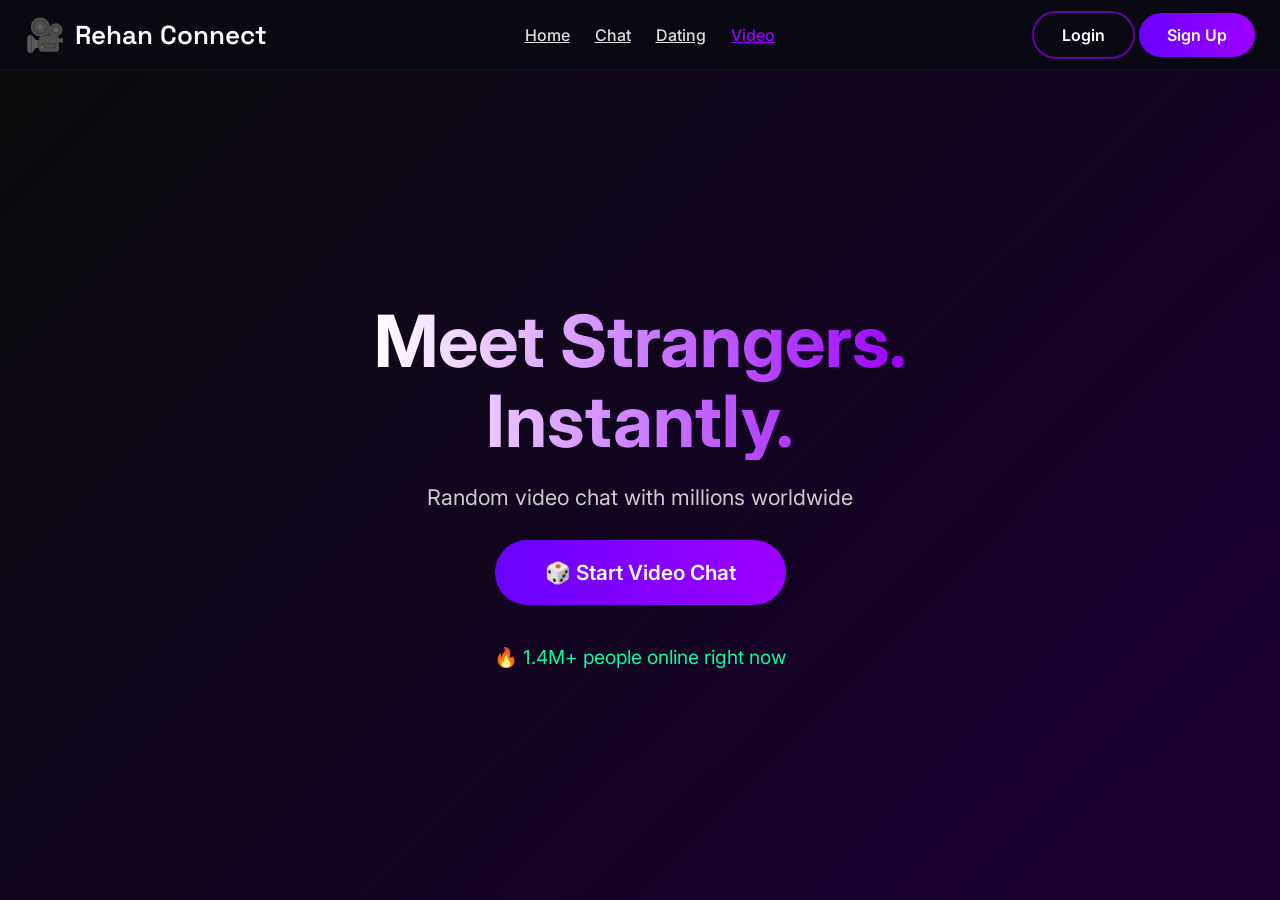
<file: index.html>
<!DOCTYPE html>
<html lang="en">
<head>
    <meta charset="UTF-8">
    <meta name="viewport" content="width=device-width, initial-scale=1.0">
    <title>Rehan Connect</title>
    <link rel="stylesheet" href="style.css">
</head>
<body>
    <header class="header">
        <div class="logo"><span style="font-size:32px">🎥</span> Rehan Connect</div>
        <nav style="display:flex;gap:25px;font-weight:500;">
            <a href="index.html" style="color:#ddd">Home</a>
            <a href="chat.html" style="color:#ddd">Chat</a>
            <a href="dating.html" style="color:#ddd">Dating</a>
            <a href="video.html" style="color:var(--primary-light)">Video</a>
        </nav>
        <div>
            <a href="login.html" class="btn secondary">Login</a>
            <a href="signup.html" class="btn primary">Sign Up</a>
        </div>
    </header>

    <section style="height:100vh;display:flex;align-items:center;justify-content:center;text-align:center;padding-top:70px;">
        <div style="max-width:820px;padding:0 20px;">
            <h1 style="font-size:4.5rem;line-height:1.1;margin-bottom:24px;background:linear-gradient(90deg,#fff,var(--primary-light));-webkit-background-clip:text;-webkit-text-fill-color:transparent;">
                Meet Strangers.<br>Instantly.
            </h1>
            <p style="font-size:1.35rem;color:#ccc;margin-bottom:50px;">
                Random video chat with millions worldwide
            </p>
            <div>
                <a href="video.html" class="btn primary" style="font-size:1.3rem;padding:20px 50px;">🎲 Start Video Chat</a>
            </div>
            <p style="margin-top:60px;color:var(--accent);font-size:1.2rem;">🔥 1.4M+ people online right now</p>
        </div>
    </section>

    <script src="script.js"></script>
</body>
</html>
</file>
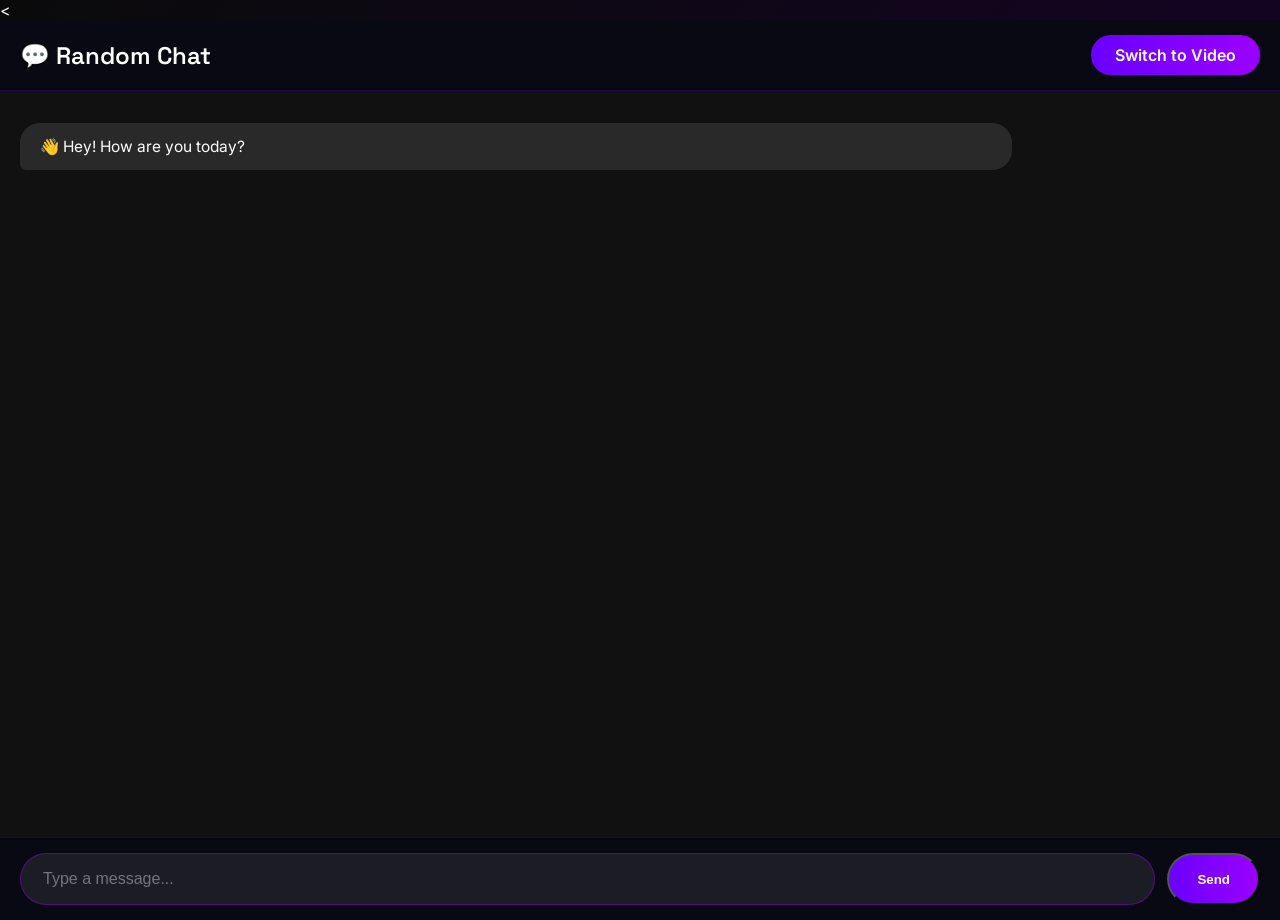
<file: chat.html>
<<!DOCTYPE html>
<html lang="en">
<head>
    <meta charset="UTF-8">
    <meta name="viewport" content="width=device-width, initial-scale=1.0, maximum-scale=1.0, user-scalable=no">
    <title>Chat - Rehan Connect</title>
    <link rel="stylesheet" href="style.css">
    <style>
        .chat-container {
            height: 100vh;
            display: flex;
            flex-direction: column;
            background: #0a0a0a;
        }
        .chat-header {
            padding: 15px 20px;
            background: rgba(10,10,20,0.98);
            display: flex;
            align-items: center;
            justify-content: space-between;
            border-bottom: 1px solid rgba(106,0,255,0.2);
        }
        .chat-area {
            flex: 1;
            padding: 20px;
            overflow-y: auto;
            background: #111;
        }
        .message {
            margin: 12px 0;
            padding: 14px 20px;
            border-radius: 20px;
            max-width: 80%;
            font-size: 15.5px;
        }
        .my-msg {
            background: linear-gradient(90deg, var(--primary), var(--primary-light));
            margin-left: auto;
            border-bottom-right-radius: 6px;
        }
        .other-msg {
            background: rgba(255,255,255,0.1);
            border-bottom-left-radius: 6px;
        }
        .input-area {
            padding: 15px 20px;
            background: rgba(10,10,20,0.98);
            display: flex;
            gap: 12px;
            border-top: 1px solid rgba(106,0,255,0.2);
        }
        .input-area input {
            flex: 1;
            padding: 16px 22px;
            border-radius: 50px;
            background: rgba(255,255,255,0.08);
            border: 1px solid rgba(155,0,255,0.4);
            color: white;
            font-size: 16px;
        }
    </style>
</head>
<body>
    <div class="chat-container">
        <div class="chat-header">
            <div class="logo" style="font-size:24px;">
                💬 Random Chat
            </div>
            <a href="video.html" class="btn primary" style="padding:10px 24px;">Switch to Video</a>
        </div>
        
        <div class="chat-area" id="chatArea">
            <div class="message other-msg">👋 Hey! How are you today?</div>
        </div>
        
        <div class="input-area">
            <input type="text" id="chatInput" placeholder="Type a message..." onkeypress="if(event.key==='Enter') sendMessage()">
            <button onclick="sendMessage()" class="btn primary" style="padding:0 28px;">Send</button>
        </div>
    </div>

    <script src="script.js"></script>
    <script>
        function sendMessage() {
            const input = document.getElementById('chatInput');
            const area = document.getElementById('chatArea');
            if (!input.value.trim()) return;
            
            const msg = document.createElement('div');
            msg.className = 'message my-msg';
            msg.textContent = input.value;
            area.appendChild(msg);
            area.scrollTop = area.scrollHeight;
            
            input.value = '';
            
            // Auto reply simulation
            setTimeout(() => {
                const reply = document.createElement('div');
                reply.className = 'message other-msg';
                reply.textContent = "That's awesome! 😊 Where are you from?";
                area.appendChild(reply);
                area.scrollTop = area.scrollHeight;
            }, 900);
        }
    </script>
</body>
</html>
</file>
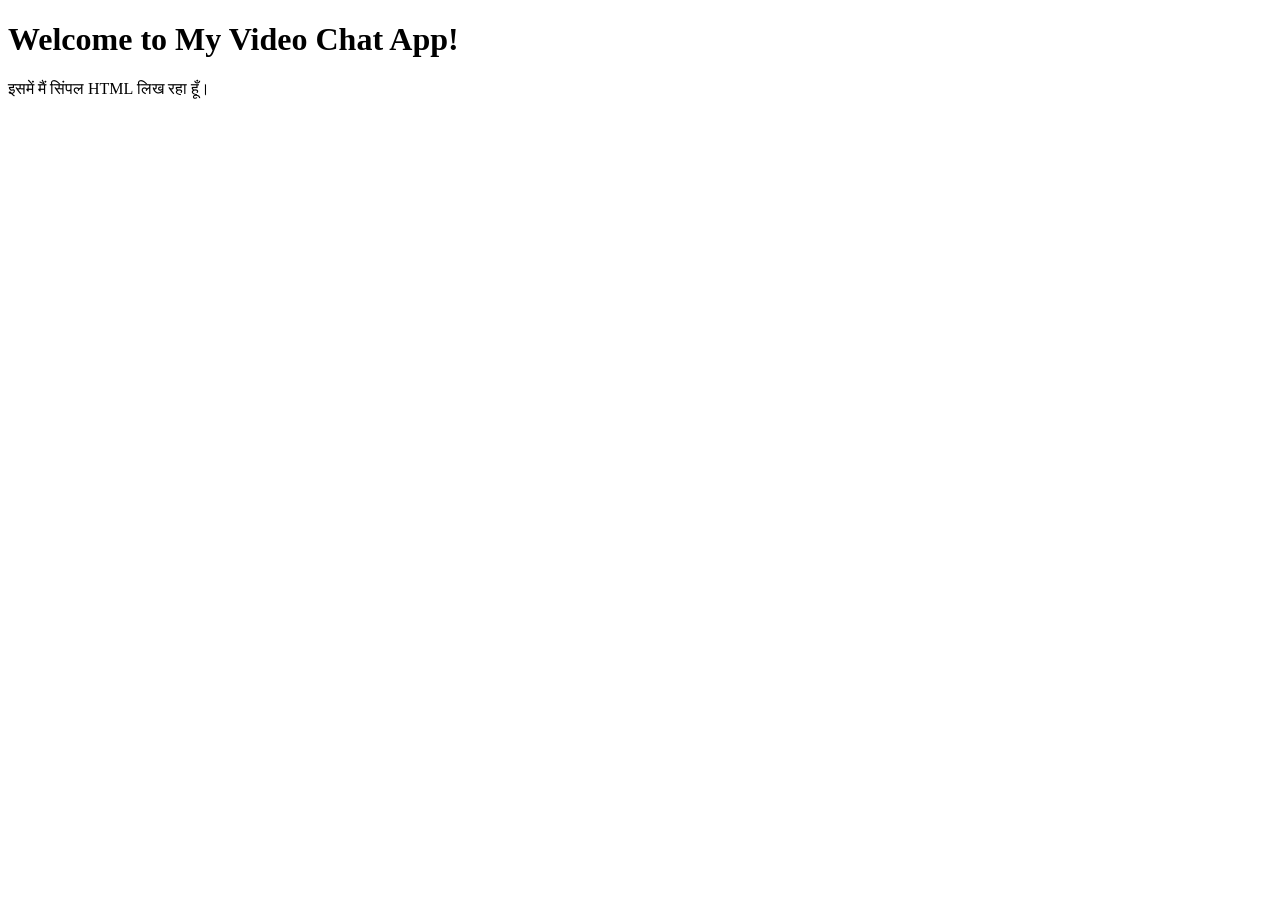
<file: index2.html>
<!DOCTYPE html>
<html lang="en">
<head>
    <meta charset="UTF-8">
    <title>My Video Chat</title>
</head>
<body>
    <h1>Welcome to My Video Chat App!</h1>
    <p>इसमें मैं सिंपल HTML लिख रहा हूँ।</p>
</body>
</html>
</file>
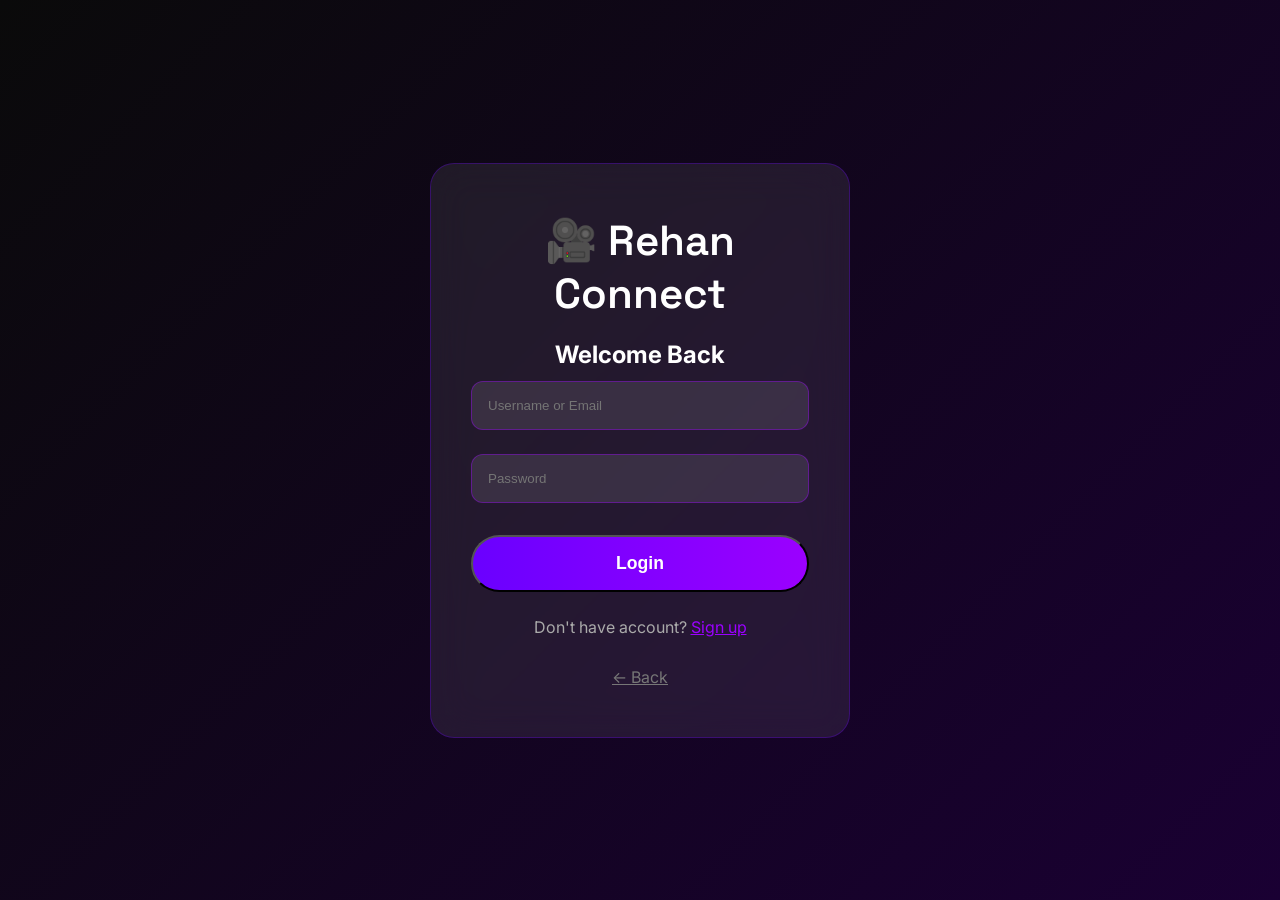
<file: login.html>
<!DOCTYPE html>
<html lang="en">
<head>
    <meta charset="UTF-8">
    <meta name="viewport" content="width=device-width, initial-scale=1.0">
    <title>Login - Rehan Connect</title>
    <link rel="stylesheet" href="style.css">
</head>
<body style="display:flex;align-items:center;justify-content:center;min-height:100vh;background:linear-gradient(135deg,#0a0a0a,#1a0033);">
    <div class="glass" style="padding:50px 40px;width:100%;max-width:420px;border-radius:24px;text-align:center;">
        <div class="logo" style="font-size:42px;justify-content:center;margin-bottom:20px;">🎥 Rehan Connect</div>
        <h2>Welcome Back</h2>
        <input type="text" placeholder="Username or Email" style="width:100%;padding:16px;margin:12px 0;background:rgba(255,255,255,0.1);border:1px solid rgba(155,0,255,0.4);border-radius:12px;color:white;">
        <input type="password" placeholder="Password" style="width:100%;padding:16px;margin:12px 0;background:rgba(255,255,255,0.1);border:1px solid rgba(155,0,255,0.4);border-radius:12px;color:white;">
        <button onclick="login()" class="btn primary" style="width:100%;padding:16px;margin-top:20px;font-size:1.1rem;">Login</button>
        <p style="margin-top:25px;color:#aaa;">Don't have account? <a href="signup.html" style="color:var(--primary-light)">Sign up</a></p>
        <a href="index.html" style="color:#777;display:block;margin-top:30px;">← Back</a>
    </div>
    <script src="script.js"></script>
    <script>function login(){showToast("✅ Logged in!");setTimeout(()=>location.href="video.html",800);}</script>
</body>
</html>
</file>
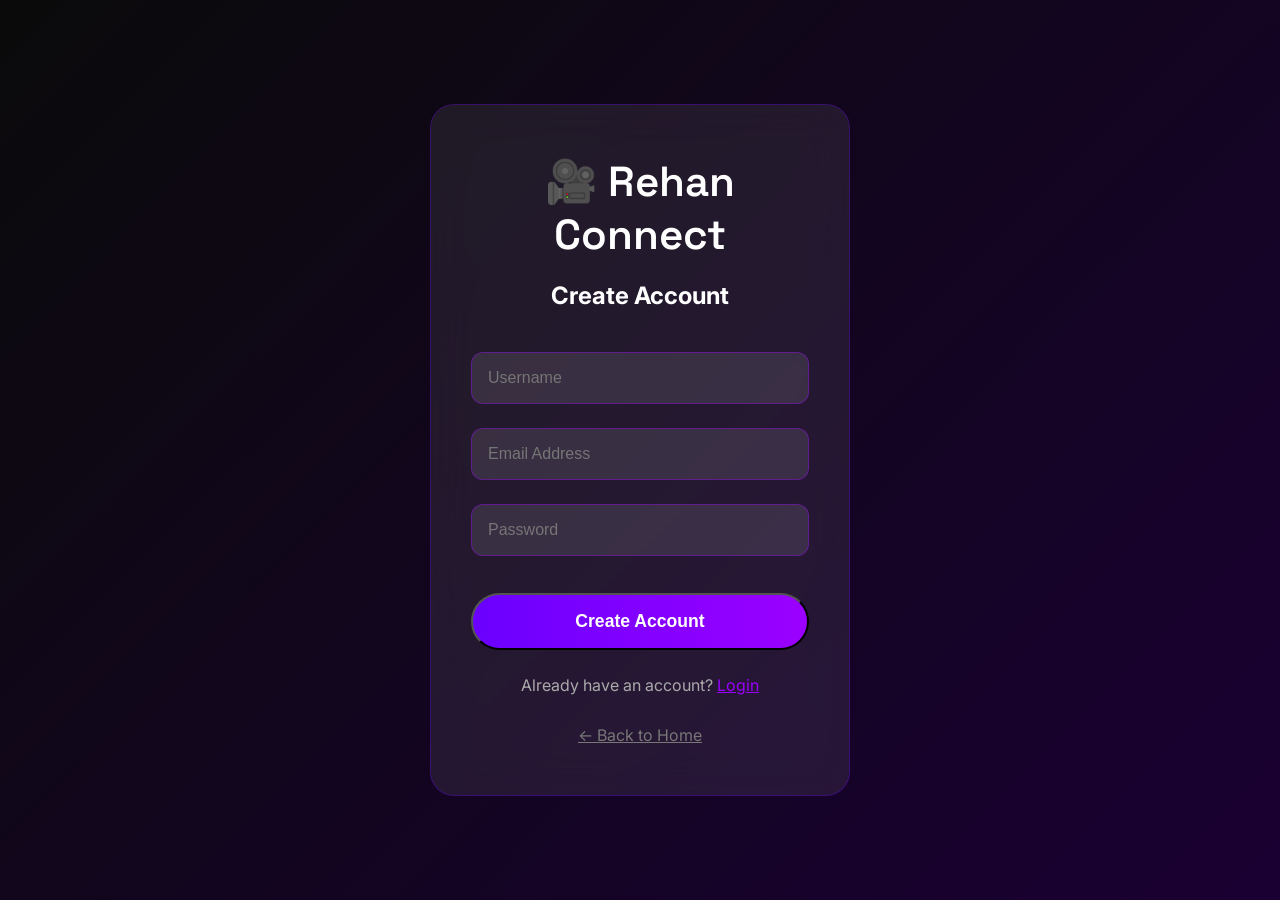
<file: signup.html>
<!DOCTYPE html>
<html lang="en">
<head>
    <meta charset="UTF-8">
    <meta name="viewport" content="width=device-width, initial-scale=1.0, maximum-scale=1.0, user-scalable=no">
    <title>Sign Up - Rehan Connect</title>
    <link rel="stylesheet" href="style.css">
</head>
<body style="display:flex; align-items:center; justify-content:center; min-height:100vh; background:linear-gradient(135deg, #0a0a0a, #1a0033);">
    
    <div class="glass" style="padding:50px 40px; width:100%; max-width:420px; border-radius:24px; text-align:center;">
        
        <div class="logo" style="font-size:42px; margin-bottom:20px; justify-content:center; display:flex; align-items:center; gap:10px;">
            🎥 Rehan Connect
        </div>
        
        <h2 style="margin-bottom:30px;">Create Account</h2>
        
        <input type="text" id="username" placeholder="Username" style="width:100%; padding:16px; margin:12px 0; background:rgba(255,255,255,0.1); border:1px solid rgba(155,0,255,0.4); border-radius:12px; color:white; font-size:16px;">
        
        <input type="email" id="email" placeholder="Email Address" style="width:100%; padding:16px; margin:12px 0; background:rgba(255,255,255,0.1); border:1px solid rgba(155,0,255,0.4); border-radius:12px; color:white; font-size:16px;">
        
        <input type="password" id="password" placeholder="Password" style="width:100%; padding:16px; margin:12px 0; background:rgba(255,255,255,0.1); border:1px solid rgba(155,0,255,0.4); border-radius:12px; color:white; font-size:16px;">
        
        <button onclick="signup()" class="btn primary" style="width:100%; padding:16px; margin-top:25px; font-size:1.1rem;">
            Create Account
        </button>
        
        <p style="margin-top:25px; color:#aaa;">
            Already have an account? 
            <a href="login.html" style="color:var(--primary-light);">Login</a>
        </p>
        
        <a href="index.html" style="color:#777; display:block; margin-top:30px;">← Back to Home</a>
    </div>

    <script src="script.js"></script>
    <script>
        function signup() {
            const username = document.getElementById('username').value.trim();
            if (username === "") {
                showToast("Please enter a username");
                return;
            }
            showToast(`🎉 Welcome, ${username}! Account created successfully.`);
            setTimeout(() => {
                window.location.href = "video.html";
            }, 1200);
        }
    </script>
</body>
</html>
</file>
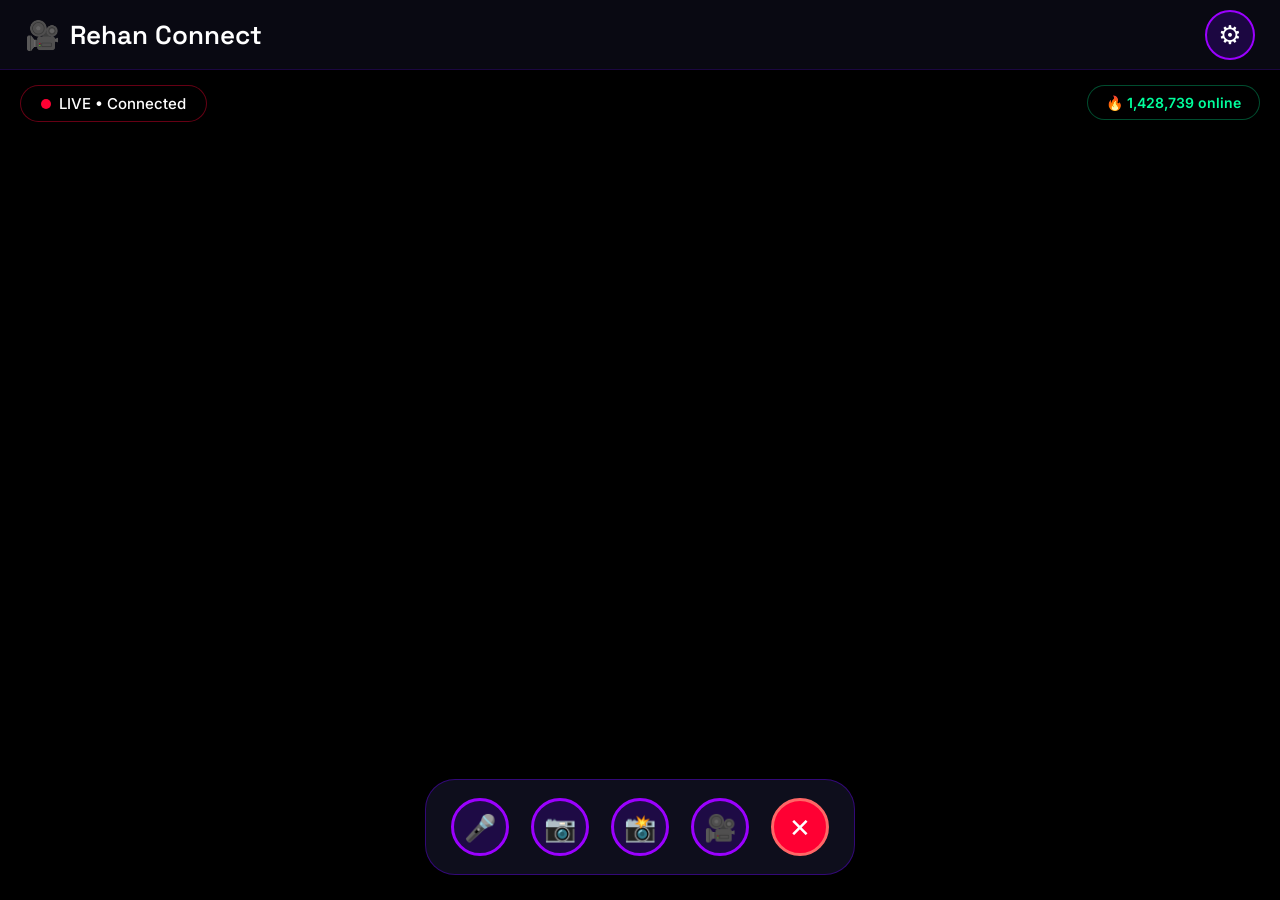
<file: Video.html>
<!DOCTYPE html>
<html lang="en">
<head>
    <meta charset="UTF-8">
    <meta name="viewport" content="width=device-width, initial-scale=1.0, maximum-scale=1.0, user-scalable=no">
    <title>Rehan Connect</title>
    <link rel="stylesheet" href="style.css">
    <style>
        .video-wrapper {
            height: 100vh;
            position: relative;
            background: #000;
            overflow: hidden;
        }
        #localVideo {
            width: 100%;
            height: 100%;
            object-fit: cover;
        }
        .live-badge {
            position: absolute;
            top: 85px;
            left: 20px;
            background: rgba(0,0,0,0.75);
            color: white;
            padding: 8px 20px;
            border-radius: 30px;
            font-size: 15px;
            font-weight: 500;
            display: flex;
            align-items: center;
            gap: 8px;
            z-index: 100;
            border: 1px solid rgba(255,0,51,0.4);
        }
        .online-counter {
            position: absolute;
            top: 85px;
            right: 20px;
            background: rgba(0,0,0,0.75);
            color: #00ff9d;
            padding: 8px 18px;
            border-radius: 30px;
            font-size: 14px;
            font-weight: 600;
            z-index: 100;
            border: 1px solid rgba(0,255,157,0.3);
        }
        .bottom-controls {
            position: fixed;
            bottom: 25px;
            left: 50%;
            transform: translateX(-50%);
            background: rgba(15, 15, 30, 0.96);
            backdrop-filter: blur(30px);
            border-radius: 30px;
            padding: 18px 25px;
            display: flex;
            gap: 22px;
            z-index: 2000;
            box-shadow: 0 20px 50px rgba(0,0,0,0.6);
            border: 1px solid rgba(106,0,255,0.4);
        }
        .ctrl-btn {
            width: 58px;
            height: 58px;
            border-radius: 50%;
            background: rgba(106, 0, 255, 0.18);
            border: 3px solid #9b00ff;
            display: flex;
            align-items: center;
            justify-content: center;
            font-size: 26px;
            color: white;
            cursor: pointer;
            transition: all 0.3s ease;
        }
        .ctrl-btn:active {
            transform: scale(0.88);
        }
        .ctrl-btn.muted {
            background: #ff3366;
            border-color: #ff8899;
        }
        .ctrl-btn.recording {
            background: #ff0033;
            border-color: #ff6666;
            animation: pulse 1.5s infinite;
        }
        .ctrl-btn.end {
            background: #ff0033;
            border-color: #ff6666;
        }
        @keyframes pulse {
            0%, 100% { box-shadow: 0 0 0 0 rgba(255, 0, 51, 0.7); }
            70% { box-shadow: 0 0 0 12px rgba(255, 0, 51, 0); }
        }
        @keyframes livePulse {
            0%, 100% { opacity: 1; }
            50% { opacity: 0.4; }
        }
    </style>
</head>
<body>
    <!-- Header -->
    <header class="header">
        <div class="logo">
            <span style="font-size:28px">🎥</span>
            Rehan Connect
        </div>
        <div onclick="toggleSettingsModal()" style="width:50px;height:50px;background:rgba(106,0,255,0.2);border:2px solid #9b00ff;border-radius:50%;display:flex;align-items:center;justify-content:center;font-size:26px;cursor:pointer;">
            ⚙️
        </div>
    </header>

    <!-- Video Area -->
    <div class="video-wrapper">
        <video id="localVideo" autoplay playsinline></video>
        
        <!-- LIVE Status -->
        <div class="live-badge" id="liveBadge">
            <span style="display:inline-block;width:10px;height:10px;background:#ff0033;border-radius:50%;animation:livePulse 1.5s infinite;"></span>
            LIVE • Connected
        </div>

        <!-- Online Users -->
        <div class="online-counter" id="onlineCounter">
            🔥 <span id="onlineCount">1,428,739</span> online
        </div>

        <!-- Loading -->
        <div id="loading" style="position:absolute;top:50%;left:50%;transform:translate(-50%,-50%);color:#9b00ff;font-size:18px;text-align:center;display:none;z-index:10;">
            <div style="font-size:70px;margin-bottom:12px;animation:spin 2s linear infinite;">📹</div>
            Starting Camera...
        </div>
    </div>

    <!-- Bottom Controls -->
    <div class="bottom-controls">
        <div class="ctrl-btn" id="micBtn" onclick="toggleMic()">🎤</div>
        <div class="ctrl-btn" id="cameraBtn" onclick="toggleCameraAndFlip()">📷</div>
        <div class="ctrl-btn" onclick="capturePhoto()">📸</div>
        <div class="ctrl-btn" id="recordBtn" onclick="toggleRecording()">🎥</div>
        <div class="ctrl-btn end" onclick="endSession()">✕</div>
    </div>

    <!-- Settings Modal -->
    <div class="modal" id="settingsModal" style="display:none;position:fixed;top:0;left:0;width:100%;height:100%;background:rgba(0,0,0,0.85);backdrop-filter:blur(20px);align-items:center;justify-content:center;z-index:3000;">
        <div class="modal-content" style="background:rgba(20,20,35,0.98);width:90%;max-width:380px;border-radius:24px;overflow:hidden;border:1px solid rgba(106,0,255,0.5);">
            <div class="modal-header" style="padding:20px;border-bottom:1px solid rgba(106,0,255,0.3);display:flex;justify-content:space-between;align-items:center;">
                <h2 style="margin:0;">Settings</h2>
                <span onclick="toggleSettingsModal()" style="font-size:32px;cursor:pointer;color:#aaa;">×</span>
            </div>
            <div class="modal-body" style="padding:15px;max-height:70vh;overflow-y:auto;">
                <div class="option" onclick="toggleCameraAndFlip()" style="padding:16px 20px;margin:6px 0;border-radius:16px;background:rgba(255,255,255,0.06);cursor:pointer;display:flex;justify-content:space-between;align-items:center;">
                    <span>📷 Camera</span>
                    <span id="camMode">Front</span>
                </div>
                <div class="option" onclick="toggleMic()" style="padding:16px 20px;margin:6px 0;border-radius:16px;background:rgba(255,255,255,0.06);cursor:pointer;display:flex;justify-content:space-between;align-items:center;">
                    <span>🎤 Microphone</span>
                    <span id="micStatus">ON</span>
                </div>
                <div class="option" onclick="capturePhoto()" style="padding:16px 20px;margin:6px 0;border-radius:16px;background:rgba(255,255,255,0.06);cursor:pointer;">📸 Capture Photo</div>
                <div class="option" onclick="toggleRecording()" style="padding:16px 20px;margin:6px 0;border-radius:16px;background:rgba(255,255,255,0.06);cursor:pointer;">🎥 Record Video</div>
                <div class="option" onclick="toggleFullscreen()" style="padding:16px 20px;margin:6px 0;border-radius:16px;background:rgba(255,255,255,0.06);cursor:pointer;">⛶ Fullscreen</div>
                <div onclick="logout()" class="option" style="padding:16px 20px;margin:20px 0 6px;border-radius:16px;background:rgba(255,80,80,0.15);color:#ff6666;cursor:pointer;">🚪 Logout</div>
            </div>
        </div>
    </div>

    <script src="script.js"></script>
    <script>
        let stream = null;
        let currentFacingMode = 'user';
        let isMicEnabled = true;
        let isRecording = false;
        let mediaRecorder = null;
        let recordedChunks = [];
        let photoCanvas = document.createElement('canvas');

        async function initCamera(facing = 'user') {
            document.getElementById('loading').style.display = 'block';
            try {
                if (stream) stream.getTracks().forEach(t => t.stop());
                
                stream = await navigator.mediaDevices.getUserMedia({
                    video: { facingMode: facing, width: { ideal: 1280 }, height: { ideal: 720 } },
                    audio: true
                });
                
                const videoEl = document.getElementById('localVideo');
                videoEl.srcObject = stream;
                currentFacingMode = facing;
                videoEl.style.transform = facing === 'user' ? 'scaleX(-1)' : 'scaleX(1)';
                
                document.getElementById('loading').style.display = 'none';
                document.getElementById('camMode').textContent = facing === 'user' ? 'Front' : 'Back';
            } catch(e) {
                document.getElementById('loading').style.display = 'none';
                alert("❌ Camera access denied or not available.");
            }
        }

        function toggleMic() {
            if (!stream) return;
            isMicEnabled = !isMicEnabled;
            stream.getAudioTracks()[0].enabled = isMicEnabled;
            const micBtn = document.getElementById('micBtn');
            micBtn.textContent = isMicEnabled ? '🎤' : '🔇';
            micBtn.classList.toggle('muted', !isMicEnabled);
            document.getElementById('micStatus').textContent = isMicEnabled ? 'ON' : 'OFF';
        }

        function toggleCameraAndFlip() {
            const nextMode = currentFacingMode === 'user' ? 'environment' : 'user';
            initCamera(nextMode);
        }

        function capturePhoto() {
            if (!stream) return;
            const video = document.getElementById('localVideo');
            photoCanvas.width = video.videoWidth || 1280;
            photoCanvas.height = video.videoHeight || 720;
            photoCanvas.getContext('2d').drawImage(video, 0, 0);
            const link = document.createElement('a');
            link.download = `rehan-connect-${Date.now()}.png`;
            link.href = photoCanvas.toDataURL('image/png');
            link.click();
        }

        function toggleRecording() {
            if (!stream) return;
            const btn = document.getElementById('recordBtn');
            if (!isRecording) {
                recordedChunks = [];
                mediaRecorder = new MediaRecorder(stream);
                mediaRecorder.ondataavailable = e => recordedChunks.push(e.data);
                mediaRecorder.onstop = () => {
                    const blob = new Blob(recordedChunks, { type: 'video/mp4' });
                    const url = URL.createObjectURL(blob);
                    const a = document.createElement('a');
                    a.href = url;
                    a.download = `rehan-recording-${Date.now()}.mp4`;
                    a.click();
                };
                mediaRecorder.start();
                isRecording = true;
                btn.classList.add('recording');
            } else {
                mediaRecorder.stop();
                isRecording = false;
                btn.classList.remove('recording');
            }
        }

        function endSession() {
            if (confirm("End current session?")) {
                if (stream) stream.getTracks().forEach(t => t.stop());
                window.location.href = "index.html";
            }
        }

        function toggleSettingsModal() {
            const modal = document.getElementById('settingsModal');
            modal.style.display = modal.style.display === 'flex' ? 'none' : 'flex';
        }

        function toggleFullscreen() {
            if (!document.fullscreenElement) document.documentElement.requestFullscreen();
            else document.exitFullscreen();
            toggleSettingsModal();
        }

        function logout() {
            if (confirm("Logout from Rehan Connect?")) {
                if (stream) stream.getTracks().forEach(t => t.stop());
                window.location.href = "index.html";
            }
        }

        // Live Online Counter (Fake Dynamic)
        function updateOnlineCount() {
            let count = 1428739;
            setInterval(() => {
                count += Math.floor(Math.random() * 300) + 50;
                document.getElementById('onlineCount').textContent = count.toLocaleString('en-US');
            }, 4500);
        }

        // Initialize
        window.onload = () => {
            initCamera('user');
            updateOnlineCount();
        };
    </script>
</body>
                                             </html>
</file>
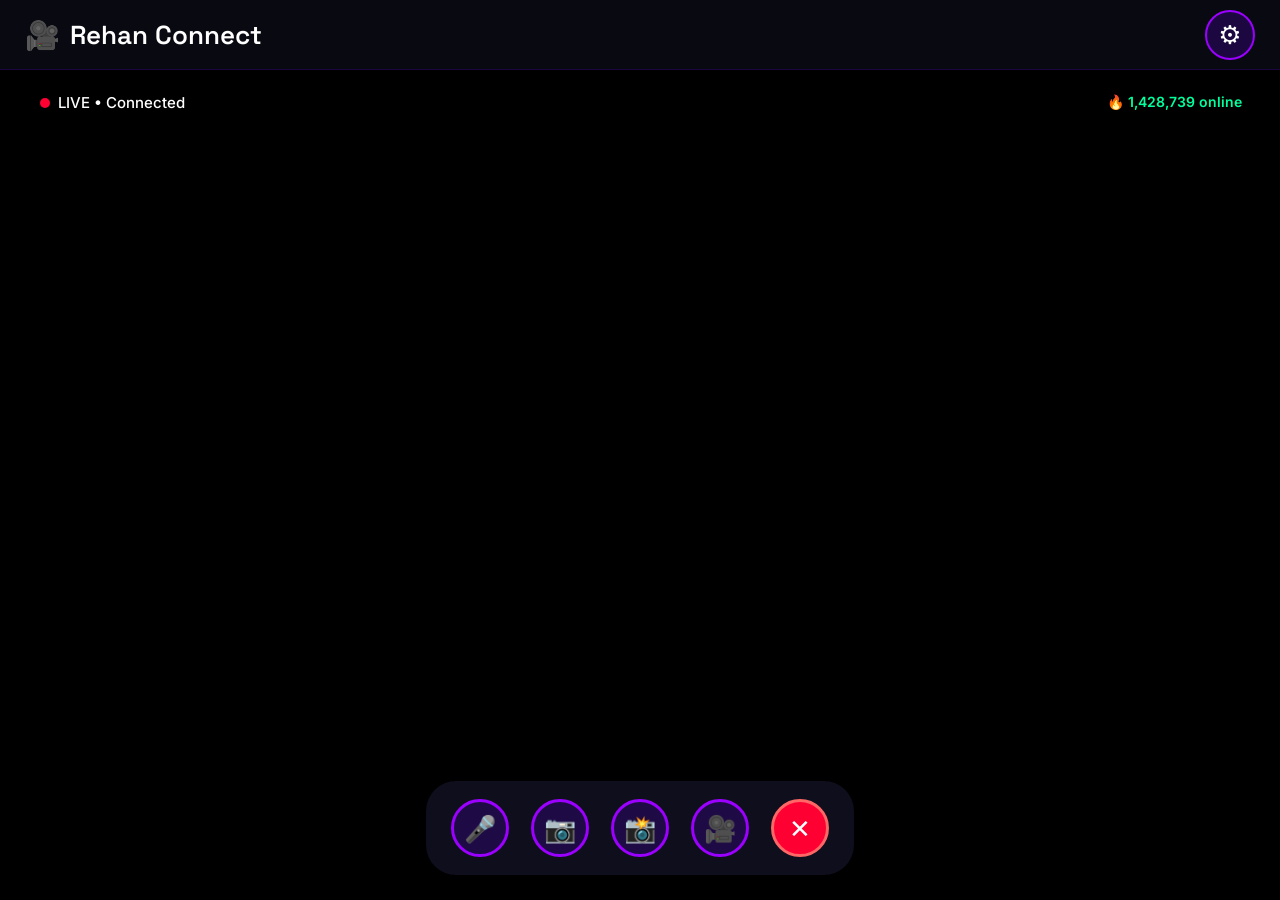
<file: video.html>
<!DOCTYPE html>
<html lang="en">
<head>
    <meta charset="UTF-8">
    <meta name="viewport" content="width=device-width, initial-scale=1.0, maximum-scale=1.0, user-scalable=no">
    <title>Rehan Connect</title>
    <link rel="stylesheet" href="style.css">
    <style>
        .video-wrapper {
            height: 100vh;
            position: relative;
            background: #000;
            overflow: hidden;
        }
        #localVideo {
            width: 100%;
            height: 100%;
            object-fit: cover;
        }
        .live-badge {
            position: absolute;
            top: 85px;
            left: 20px;
            background: rgba(0,0,0,0.75);
            color: white;
            padding: 8px 20px;
            border-radius: 30px;
            font-size: 15px;
            font-weight: 500;
            display: flex;
            align-items: center;
            gap: 8px;
            z-index: 100;
        }
        .online-counter {
            position: absolute;
            top: 85px;
            right: 20px;
            background: rgba(0,0,0,0.75);
            color: #00ff9d;
            padding: 8px 18px;
            border-radius: 30px;
            font-size: 14px;
            font-weight: 600;
            z-index: 100;
        }
        .bottom-controls {
            position: fixed;
            bottom: 25px;
            left: 50%;
            transform: translateX(-50%);
            background: rgba(15, 15, 30, 0.96);
            backdrop-filter: blur(30px);
            border-radius: 30px;
            padding: 18px 25px;
            display: flex;
            gap: 22px;
            z-index: 2000;
        }
        .ctrl-btn {
            width: 58px;
            height: 58px;
            border-radius: 50%;
            background: rgba(106, 0, 255, 0.18);
            border: 3px solid #9b00ff;
            display: flex;
            align-items: center;
            justify-content: center;
            font-size: 26px;
            color: white;
            cursor: pointer;
            transition: all 0.3s ease;
        }
        .ctrl-btn:active { transform: scale(0.88); }
        .ctrl-btn.muted { background: #ff3366; border-color: #ff8899; }
        .ctrl-btn.recording { background: #ff0033; border-color: #ff6666; animation: pulse 1.5s infinite; }
        .ctrl-btn.end { background: #ff0033; border-color: #ff6666; }

        .translation-panel {
            position: fixed;
            bottom: 110px;
            left: 50%;
            transform: translateX(-50%);
            background: rgba(20,20,35,0.98);
            border-radius: 20px;
            padding: 15px 20px;
            width: 90%;
            max-width: 380px;
            display: none;
            z-index: 2500;
            border: 1px solid rgba(106,0,255,0.5);
        }
    </style>
</head>
<body>
    <!-- Header -->
    <header class="header">
        <div class="logo">
            <span style="font-size:28px">🎥</span>
            Rehan Connect
        </div>
        <div onclick="toggleSettingsModal()" style="width:50px;height:50px;background:rgba(106,0,255,0.2);border:2px solid #9b00ff;border-radius:50%;display:flex;align-items:center;justify-content:center;font-size:26px;cursor:pointer;">
            ⚙️
        </div>
    </header>

    <!-- Video Area -->
    <div class="video-wrapper">
        <video id="localVideo" autoplay playsinline></video>
        
        <div class="live-badge">
            <span style="display:inline-block;width:10px;height:10px;background:#ff0033;border-radius:50%;animation:livePulse 1.5s infinite;"></span>
            LIVE • Connected
        </div>

        <div class="online-counter">
            🔥 <span id="onlineCount">1,428,739</span> online
        </div>

        <div id="loading" style="position:absolute;top:50%;left:50%;transform:translate(-50%,-50%);color:#9b00ff;font-size:18px;text-align:center;display:none;z-index:10;">
            <div style="font-size:70px;margin-bottom:12px;animation:spin 2s linear infinite;">📹</div>
            Starting Camera...
        </div>
    </div>

    <!-- Bottom Controls -->
    <div class="bottom-controls">
        <div class="ctrl-btn" id="micBtn" onclick="toggleMic()">🎤</div>
        <div class="ctrl-btn" id="cameraBtn" onclick="toggleCameraAndFlip()">📷</div>
        <div class="ctrl-btn" onclick="capturePhoto()">📸</div>
        <div class="ctrl-btn" id="recordBtn" onclick="toggleRecording()">🎥</div>
        <div class="ctrl-btn end" onclick="endSession()">✕</div>
    </div>

    <!-- AI Translation Panel -->
    <div class="translation-panel" id="translationPanel">
        <div style="margin-bottom:12px;font-weight:600;color:var(--primary-light);">🌐 AI Real-time Translation</div>
        <select id="targetLang" style="width:100%;padding:12px;background:rgba(255,255,255,0.1);border:1px solid rgba(155,0,255,0.4);border-radius:12px;color:white;margin-bottom:12px;">
            <option value="en">English</option>
            <option value="es">Spanish</option>
            <option value="fr">French</option>
            <option value="de">German</option>
            <option value="hi">Hindi</option>
            <option value="ar">Arabic</option>
            <option value="ru">Russian</option>
        </select>
        <div id="translatedText" style="background:rgba(0,0,0,0.4);padding:15px;border-radius:12px;min-height:80px;color:#ddd;font-size:15px;">
            Translation will appear here...
        </div>
        <button onclick="toggleTranslation()" style="margin-top:15px;width:100%;padding:14px;background:#ff3366;border:none;border-radius:50px;color:white;font-weight:600;">Close Translation</button>
    </div>

    <!-- Settings Modal -->
    <div id="settingsModal" style="display:none;position:fixed;top:0;left:0;width:100%;height:100%;background:rgba(0,0,0,0.85);backdrop-filter:blur(20px);align-items:center;justify-content:center;z-index:3000;">
        <div style="background:rgba(20,20,35,0.98);width:90%;max-width:380px;border-radius:24px;overflow:hidden;border:1px solid rgba(106,0,255,0.5);">
            <div style="padding:20px;border-bottom:1px solid rgba(106,0,255,0.3);display:flex;justify-content:space-between;align-items:center;">
                <h2 style="margin:0;">Settings</h2>
                <span onclick="toggleSettingsModal()" style="font-size:32px;cursor:pointer;color:#aaa;">×</span>
            </div>
            <div style="padding:15px;">
                <div onclick="toggleCameraAndFlip()" style="padding:16px 20px;margin:6px 0;border-radius:16px;background:rgba(255,255,255,0.06);cursor:pointer;display:flex;justify-content:space-between;">
                    <span>📷 Camera</span>
                    <span id="camMode">Front</span>
                </div>
                <div onclick="toggleMic()" style="padding:16px 20px;margin:6px 0;border-radius:16px;background:rgba(255,255,255,0.06);cursor:pointer;display:flex;justify-content:space-between;">
                    <span>🎤 Microphone</span>
                    <span id="micStatus">ON</span>
                </div>
                <!-- AI Translation Option in Settings -->
                <div onclick="toggleTranslation()" style="padding:16px 20px;margin:6px 0;border-radius:16px;background:rgba(255,255,255,0.06);cursor:pointer;">🌐 AI Translation</div>
                
                <div onclick="capturePhoto()" style="padding:16px 20px;margin:6px 0;border-radius:16px;background:rgba(255,255,255,0.06);cursor:pointer;">📸 Capture Photo</div>
                <div onclick="toggleRecording()" style="padding:16px 20px;margin:6px 0;border-radius:16px;background:rgba(255,255,255,0.06);cursor:pointer;">🎥 Record Video</div>
                <div onclick="toggleFullscreen()" style="padding:16px 20px;margin:6px 0;border-radius:16px;background:rgba(255,255,255,0.06);cursor:pointer;">⛶ Fullscreen</div>
                <div onclick="logout()" style="padding:16px 20px;margin:25px 0 6px;border-radius:16px;background:rgba(255,80,80,0.15);color:#ff6666;cursor:pointer;">🚪 Logout</div>
            </div>
        </div>
    </div>

    <script src="script.js"></script>
    <script>
        let stream = null;
        let currentFacingMode = 'user';
        let isMicEnabled = true;
        let isRecording = false;
        let mediaRecorder = null;
        let recordedChunks = [];
        let photoCanvas = document.createElement('canvas');

        async function initCamera(facing = 'user') {
            document.getElementById('loading').style.display = 'block';
            try {
                if (stream) stream.getTracks().forEach(t => t.stop());
                stream = await navigator.mediaDevices.getUserMedia({
                    video: { facingMode: facing, width: { ideal: 1280 }, height: { ideal: 720 } },
                    audio: true
                });
                const videoEl = document.getElementById('localVideo');
                videoEl.srcObject = stream;
                currentFacingMode = facing;
                videoEl.style.transform = facing === 'user' ? 'scaleX(-1)' : 'scaleX(1)';
                document.getElementById('loading').style.display = 'none';
                document.getElementById('camMode').textContent = facing === 'user' ? 'Front' : 'Back';
            } catch(e) {
                document.getElementById('loading').style.display = 'none';
                alert("Camera access denied.");
            }
        }

        function toggleMic() {
            if (!stream) return;
            isMicEnabled = !isMicEnabled;
            stream.getAudioTracks()[0].enabled = isMicEnabled;
            const micBtn = document.getElementById('micBtn');
            micBtn.textContent = isMicEnabled ? '🎤' : '🔇';
            micBtn.classList.toggle('muted', !isMicEnabled);
            document.getElementById('micStatus').textContent = isMicEnabled ? 'ON' : 'OFF';
        }

        function toggleCameraAndFlip() {
            const next = currentFacingMode === 'user' ? 'environment' : 'user';
            initCamera(next);
        }

        function capturePhoto() {
            if (!stream) return;
            const video = document.getElementById('localVideo');
            photoCanvas.width = video.videoWidth || 1280;
            photoCanvas.height = video.videoHeight || 720;
            photoCanvas.getContext('2d').drawImage(video, 0, 0);
            const link = document.createElement('a');
            link.download = `rehan-connect-${Date.now()}.png`;
            link.href = photoCanvas.toDataURL('image/png');
            link.click();
        }

        function toggleRecording() {
            if (!stream) return;
            const btn = document.getElementById('recordBtn');
            if (!isRecording) {
                recordedChunks = [];
                mediaRecorder = new MediaRecorder(stream);
                mediaRecorder.ondataavailable = e => recordedChunks.push(e.data);
                mediaRecorder.onstop = () => {
                    const blob = new Blob(recordedChunks, { type: 'video/mp4' });
                    const url = URL.createObjectURL(blob);
                    const a = document.createElement('a');
                    a.href = url;
                    a.download = `rehan-recording-${Date.now()}.mp4`;
                    a.click();
                };
                mediaRecorder.start();
                isRecording = true;
                btn.classList.add('recording');
            } else {
                mediaRecorder.stop();
                isRecording = false;
                btn.classList.remove('recording');
            }
        }

        function endSession() {
            if (confirm("End current session?")) {
                if (stream) stream.getTracks().forEach(t => t.stop());
                window.location.href = "index.html";
            }
        }

        function toggleSettingsModal() {
            const modal = document.getElementById('settingsModal');
            modal.style.display = modal.style.display === 'flex' ? 'none' : 'flex';
        }

        function toggleTranslation() {
            const panel = document.getElementById('translationPanel');
            panel.style.display = panel.style.display === 'block' ? 'none' : 'block';
            if (panel.style.display === 'block') toggleSettingsModal(); // close settings when opening translation
        }

        function toggleFullscreen() {
            if (!document.fullscreenElement) document.documentElement.requestFullscreen();
            else document.exitFullscreen();
        }

        function logout() {
            if (confirm("Logout from Rehan Connect?")) window.location.href = "index.html";
        }

        // Online Counter
        function updateOnlineCount() {
            let count = 1428739;
            setInterval(() => {
                count += Math.floor(Math.random() * 280) + 40;
                document.getElementById('onlineCount').textContent = count.toLocaleString();
            }, 4800);
        }

        // Double Tap to Flip Camera
        let lastTap = 0;
        document.addEventListener('touchend', function(e) {
            const currentTime = new Date().getTime();
            const tapLength = currentTime - lastTap;
            if (tapLength < 500 && tapLength > 0) toggleCameraAndFlip();
            lastTap = currentTime;
        });

        // Simulate Translation
        setInterval(() => {
            const panel = document.getElementById('translationPanel');
            if (panel.style.display === 'block') {
                const lang = document.getElementById('targetLang').value.toUpperCase();
                const messages = ["Hello! Nice to meet you.", "Where are you from?", "This chat is fun!", "Can you hear me?"];
                document.getElementById('translatedText').innerHTML = `<strong>\( {lang}:</strong><br> \){messages[Math.floor(Math.random()*messages.length)]}`;
            }
        }, 2500);

        window.onload = () => {
            initCamera('user');
            updateOnlineCount();
        };
    </script>
</body>
</html>
</file>
<file: style.css>
@import url('https://fonts.googleapis.com/css2?family=Inter:wght@400;500;600&family=Space+Grotesk:wght@500;600&display=swap');

:root {
    --primary: #6a00ff;
    --primary-light: #9b00ff;
    --accent: #00ff9d;
}

* {
    margin: 0;
    padding: 0;
    box-sizing: border-box;
}

body {
    font-family: 'Inter', system-ui, sans-serif;
    background: linear-gradient(135deg, #0a0a0a, #1a0033);
    color: #fff;
    min-height: 100vh;
    overflow-x: hidden;
}

.header {
    position: fixed;
    top: 0; left: 0; right: 0;
    height: 70px;
    background: rgba(10,10,20,0.95);
    backdrop-filter: blur(20px);
    display: flex;
    align-items: center;
    justify-content: space-between;
    padding: 0 25px;
    z-index: 1000;
    border-bottom: 1px solid rgba(106,0,255,0.2);
}

.logo {
    font-family: 'Space Grotesk', sans-serif;
    font-size: 26px;
    font-weight: 600;
    display: flex;
    align-items: center;
    gap: 10px;
}

.btn {
    padding: 12px 28px;
    border-radius: 50px;
    text-decoration: none;
    font-weight: 600;
    transition: all 0.3s;
}

.btn.primary {
    background: linear-gradient(90deg, var(--primary), var(--primary-light));
    color: white;
}

.btn.secondary {
    background: transparent;
    border: 2px solid rgba(155,0,255,0.6);
    color: white;
}

.glass {
    background: rgba(255,255,255,0.08);
    backdrop-filter: blur(20px);
    border: 1px solid rgba(106,0,255,0.3);
}
</file>
